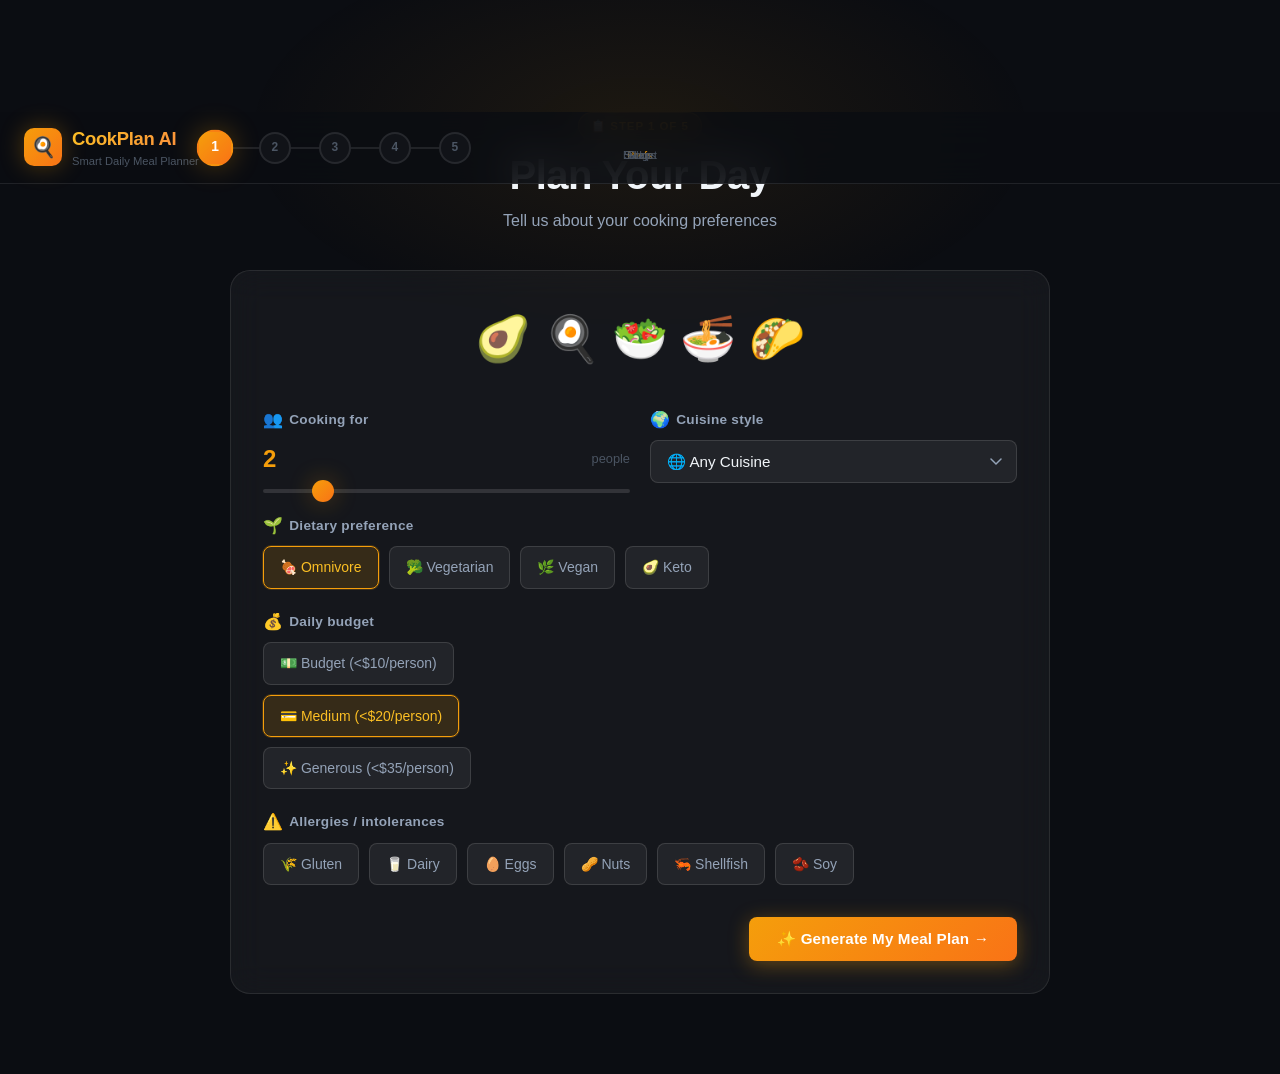
<file: index.html>
<!DOCTYPE html>
<html lang="en">
<head>
  <meta charset="UTF-8" />
  <meta name="viewport" content="width=device-width, initial-scale=1.0" />
  <meta name="description" content="CookPlan AI — Generate a personalised daily meal plan with grocery list, substitutions, and budget analysis in seconds." />
  <meta name="keywords" content="meal planning, cooking, grocery list, recipe, budget, AI meal planner" />
  <meta name="author" content="CookPlan AI" />
  <meta property="og:title" content="CookPlan AI — Smart Daily Meal Planner" />
  <meta property="og:description" content="Plan your breakfast, lunch, and dinner in under 60 seconds. Get a full grocery list, ingredient substitutions, and budget feasibility analysis." />
  <meta property="og:type" content="website" />

  <!-- Content Security Policy: no inline eval, only same-origin scripts -->
  <meta http-equiv="Content-Security-Policy"
        content="default-src 'self'; script-src 'self'; style-src 'self' https://fonts.googleapis.com; font-src https://fonts.gstatic.com; img-src 'self' data:;" />

  <title>🍳 CookPlan AI — Smart Meal Planner</title>
  <link rel="stylesheet" href="styles/index.css" />
</head>
<body>

  <!-- ══════════════════════════════════════════════
       SKIP LINK (accessibility)
       ══════════════════════════════════════════════ -->
  <a href="#main-content" class="sr-only" style="position:absolute;top:0;left:0;z-index:9999;padding:8px 16px;background:var(--amber);color:#000;border-radius:0 0 8px 0;font-weight:700;">
    Skip to main content
  </a>

  <!-- ══════════════════════════════════════════════
       HEADER
       ══════════════════════════════════════════════ -->
  <header class="app-header" role="banner">
    <a href="#" class="app-logo" aria-label="CookPlan AI — go to home">
      <div class="app-logo__icon" aria-hidden="true">🍳</div>
      <div>
        <span class="app-logo__text">CookPlan AI</span>
        <span class="app-logo__sub">Smart Daily Meal Planner</span>
      </div>
    </a>

    <!-- Progress Stepper -->
    <nav aria-label="Setup progress">
      <ol class="progress-stepper" role="list">
        <li class="progress-step" role="listitem">
          <div class="progress-step__dot" id="step-dot-1" aria-current="step" aria-label="Step 1: Preferences — current step">1</div>
          <span class="progress-step__label" aria-hidden="true">Prefs</span>
        </li>
        <li class="progress-step" role="listitem" aria-hidden="true">
          <div class="progress-step__line" id="step-line-1"></div>
        </li>
        <li class="progress-step" role="listitem">
          <div class="progress-step__dot" id="step-dot-2" aria-label="Step 2: Meal Plan">2</div>
          <span class="progress-step__label" aria-hidden="true">Plan</span>
        </li>
        <li class="progress-step" role="listitem" aria-hidden="true">
          <div class="progress-step__line" id="step-line-2"></div>
        </li>
        <li class="progress-step" role="listitem">
          <div class="progress-step__dot" id="step-dot-3" aria-label="Step 3: Grocery List">3</div>
          <span class="progress-step__label" aria-hidden="true">Shop</span>
        </li>
        <li class="progress-step" role="listitem" aria-hidden="true">
          <div class="progress-step__line" id="step-line-3"></div>
        </li>
        <li class="progress-step" role="listitem">
          <div class="progress-step__dot" id="step-dot-4" aria-label="Step 4: Substitutions">4</div>
          <span class="progress-step__label" aria-hidden="true">Swaps</span>
        </li>
        <li class="progress-step" role="listitem" aria-hidden="true">
          <div class="progress-step__line" id="step-line-4"></div>
        </li>
        <li class="progress-step" role="listitem">
          <div class="progress-step__dot" id="step-dot-5" aria-label="Step 5: Budget">5</div>
          <span class="progress-step__label" aria-hidden="true">Budget</span>
        </li>
      </ol>
    </nav>
  </header>

  <!-- ══════════════════════════════════════════════
       MAIN CONTENT
       ══════════════════════════════════════════════ -->
  <main id="main-content" class="app-main" role="main">
    <div class="step-container" id="step-container">
      <!-- Rendered dynamically by app.js -->
      <noscript>
        <div style="text-align:center;padding:60px 20px;color:#94a3b8;">
          <p style="font-size:3rem;margin-bottom:16px;">⚠️</p>
          <p style="font-size:1.1rem;">CookPlan AI requires JavaScript to run.</p>
          <p>Please enable JavaScript in your browser and refresh the page.</p>
        </div>
      </noscript>
    </div>
  </main>

  <!-- ══════════════════════════════════════════════
       TOAST CONTAINER
       ══════════════════════════════════════════════ -->
  <div id="toast-container" class="toast-container" aria-live="polite" aria-atomic="true"></div>

  <!-- ══════════════════════════════════════════════
       JAVASCRIPT — loaded in dependency order
       ══════════════════════════════════════════════ -->
  <script src="js/mealsData.js"></script>
  <script src="js/mealEngine.js"></script>
  <script src="js/groceryBuilder.js"></script>
  <script src="js/substitutions.js"></script>
  <script src="js/budgetAnalyzer.js"></script>
  <script src="js/ui.js"></script>
  <script src="js/app.js"></script>

</body>
</html>
</file>
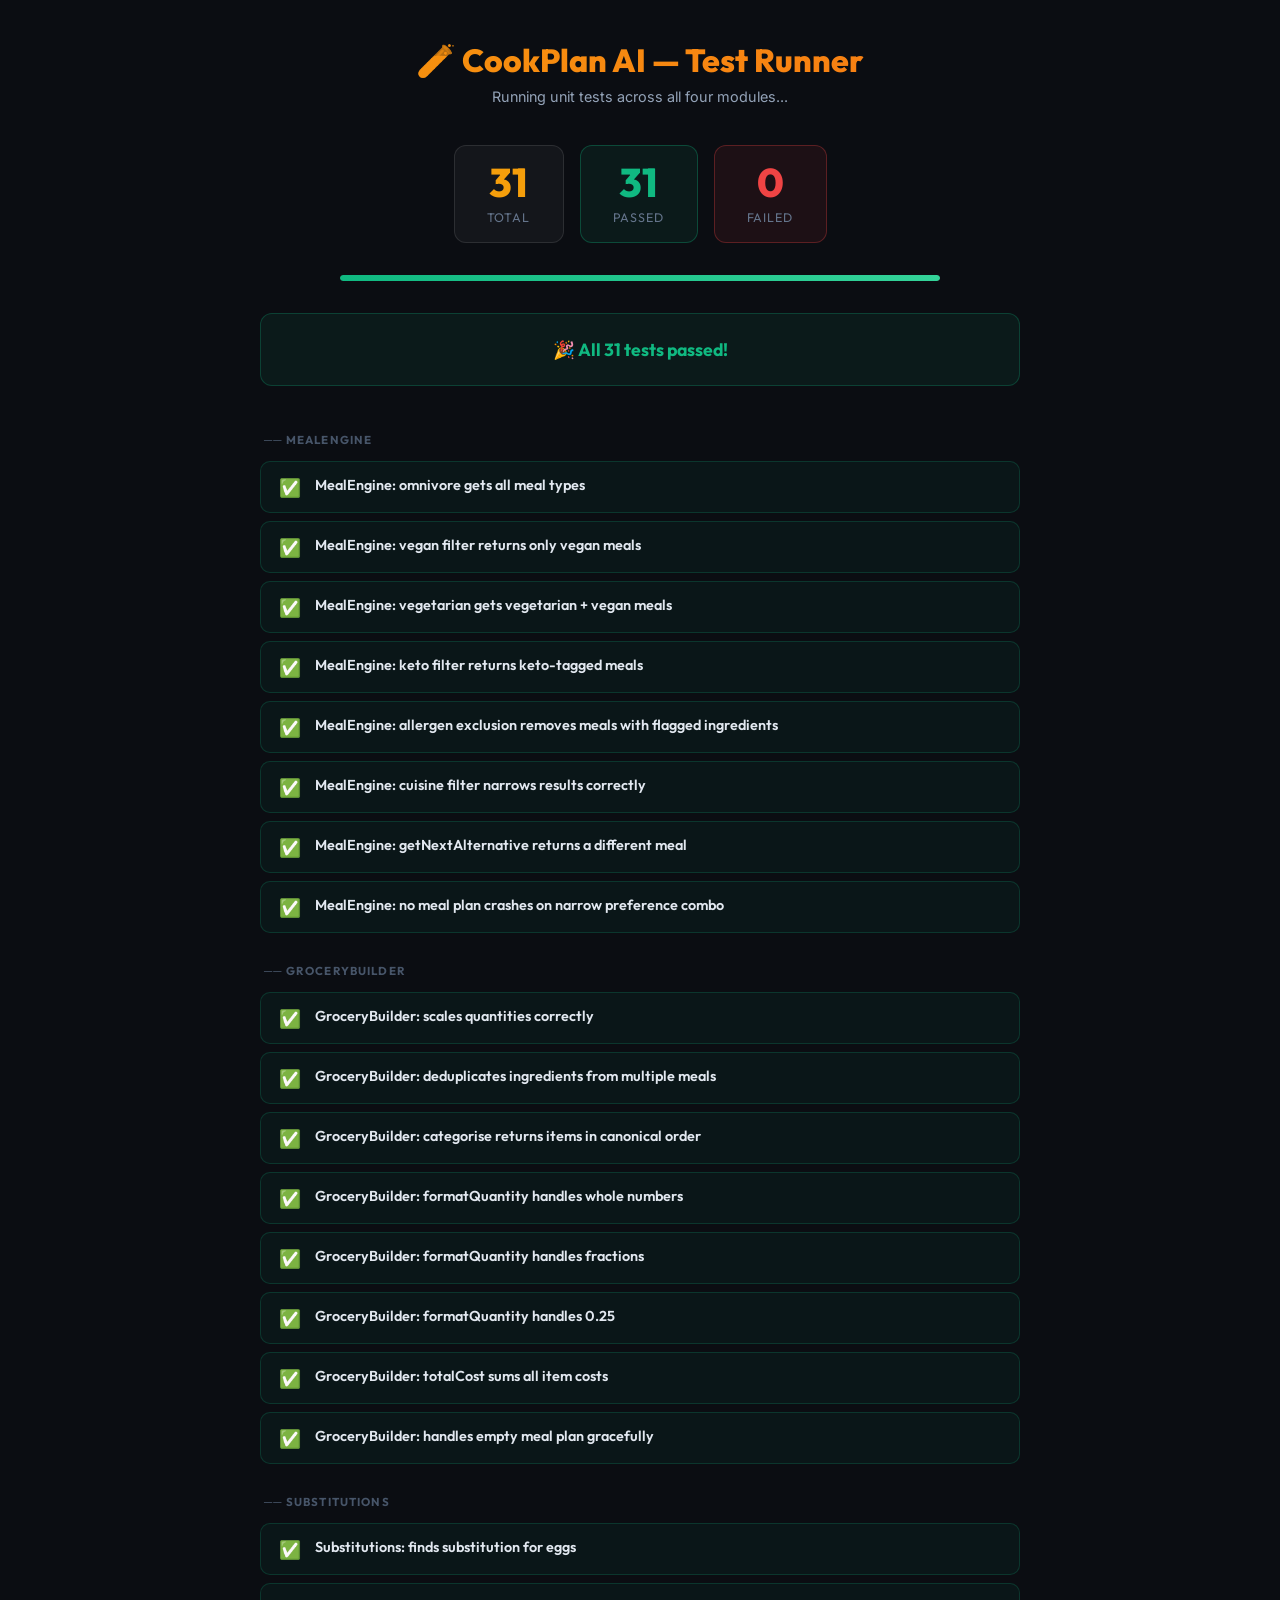
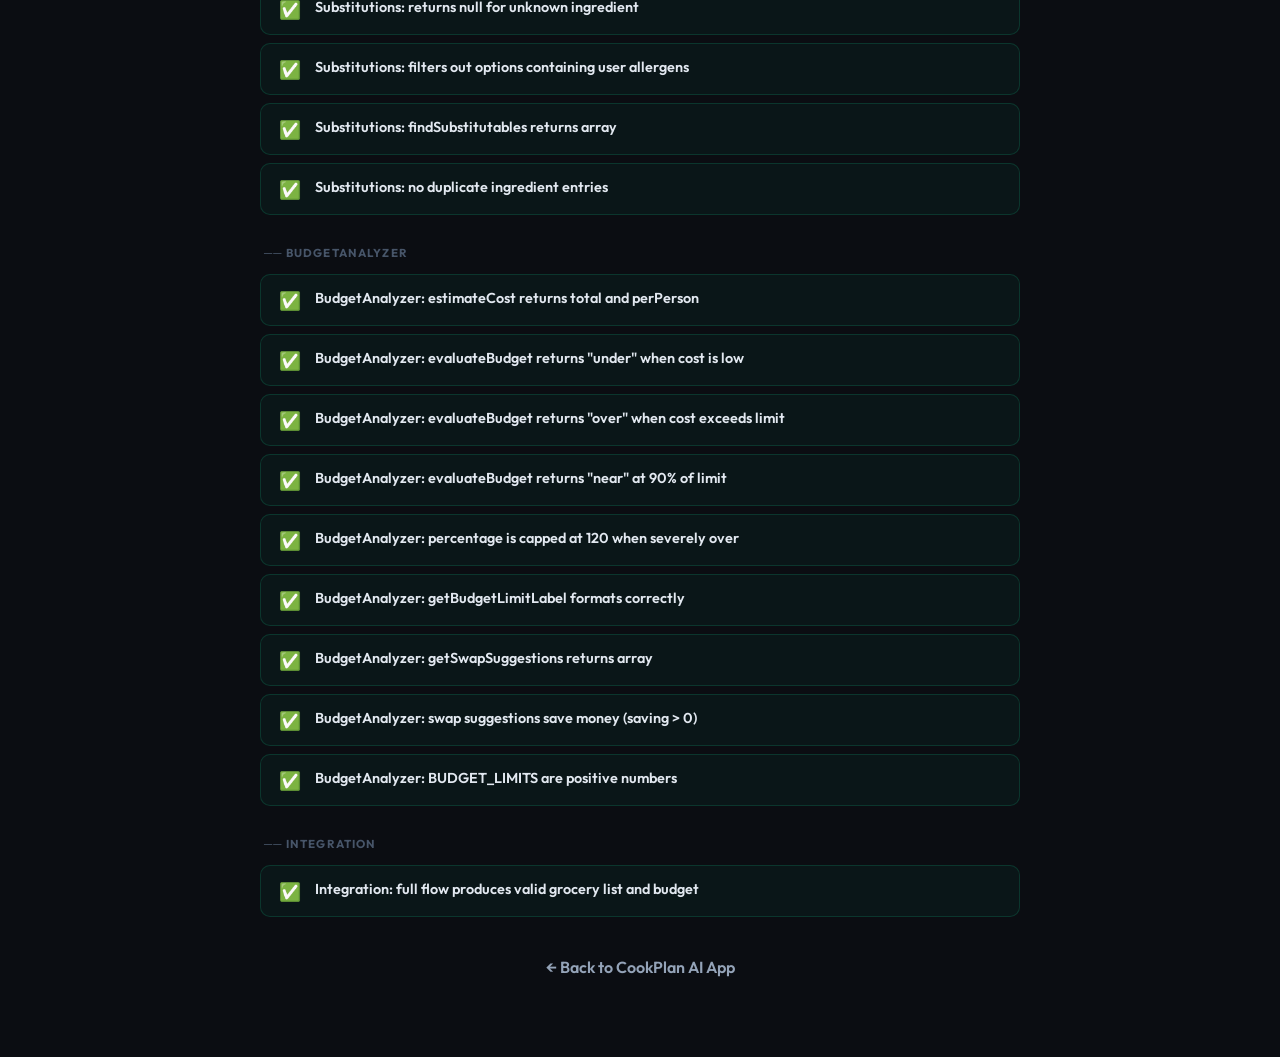
<file: tests/runner.html>
<!DOCTYPE html>
<html lang="en">
<head>
  <meta charset="UTF-8" />
  <meta name="viewport" content="width=device-width, initial-scale=1.0" />
  <title>CookPlan AI — Test Runner</title>
  <style>
    @import url('https://fonts.googleapis.com/css2?family=Outfit:wght@400;600;700;800&family=Inter:wght@400;500&display=swap');

    *, *::before, *::after { box-sizing: border-box; margin: 0; padding: 0; }

    body {
      font-family: 'Inter', sans-serif;
      background: #0b0d12;
      color: #f1f5f9;
      min-height: 100vh;
      padding: 40px 20px 80px;
      -webkit-font-smoothing: antialiased;
    }

    .runner-header {
      text-align: center;
      margin-bottom: 40px;
    }

    .runner-header h1 {
      font-family: 'Outfit', sans-serif;
      font-size: 2rem;
      font-weight: 800;
      background: linear-gradient(135deg, #f59e0b, #f97316);
      -webkit-background-clip: text;
      -webkit-text-fill-color: transparent;
      background-clip: text;
      margin-bottom: 8px;
    }

    .runner-header p { color: #94a3b8; font-size: 0.9rem; }

    .summary {
      display: flex;
      gap: 16px;
      justify-content: center;
      margin-bottom: 32px;
      flex-wrap: wrap;
    }

    .summary-card {
      padding: 16px 32px;
      border-radius: 12px;
      text-align: center;
      font-family: 'Outfit', sans-serif;
      border: 1px solid;
    }

    .summary-card.total  { border-color: rgba(255,255,255,0.1); background: rgba(255,255,255,0.04); }
    .summary-card.passed { border-color: rgba(16,185,129,0.3);  background: rgba(16,185,129,0.08); }
    .summary-card.failed { border-color: rgba(239,68,68,0.3);   background: rgba(239,68,68,0.08); }

    .summary-card .num {
      font-size: 2.5rem;
      font-weight: 800;
      line-height: 1;
      display: block;
      margin-bottom: 4px;
    }

    .summary-card.passed .num { color: #10b981; }
    .summary-card.failed .num { color: #ef4444; }
    .summary-card.total  .num { color: #f59e0b; }
    .summary-card .lbl { font-size: 0.78rem; color: #64748b; text-transform: uppercase; letter-spacing: 0.08em; }

    .progress-bar {
      max-width: 600px;
      margin: 0 auto 32px;
      height: 6px;
      background: rgba(255,255,255,0.08);
      border-radius: 99px;
      overflow: hidden;
    }

    .progress-fill {
      height: 100%;
      border-radius: 99px;
      transition: width 0.6s ease;
      background: linear-gradient(90deg, #10b981, #34d399);
    }

    .test-groups { max-width: 760px; margin: 0 auto; display: flex; flex-direction: column; gap: 8px; }

    .test-result {
      display: flex;
      align-items: flex-start;
      gap: 14px;
      padding: 14px 18px;
      border-radius: 10px;
      border: 1px solid;
      animation: fadeIn 0.2s ease forwards;
    }

    @keyframes fadeIn {
      from { opacity: 0; transform: translateY(6px); }
      to   { opacity: 1; transform: translateY(0); }
    }

    .test-result.pass {
      border-color: rgba(16,185,129,0.2);
      background: rgba(16,185,129,0.05);
    }

    .test-result.fail {
      border-color: rgba(239,68,68,0.3);
      background: rgba(239,68,68,0.08);
    }

    .test-icon {
      font-size: 1.1rem;
      flex-shrink: 0;
      margin-top: 1px;
    }

    .test-name {
      font-family: 'Outfit', sans-serif;
      font-size: 0.9rem;
      font-weight: 600;
      color: #e2e8f0;
      flex: 1;
    }

    .test-error {
      font-size: 0.78rem;
      color: #f87171;
      margin-top: 4px;
      font-family: 'Courier New', monospace;
      white-space: pre-wrap;
    }

    .section-header {
      font-family: 'Outfit', sans-serif;
      font-size: 0.72rem;
      font-weight: 700;
      text-transform: uppercase;
      letter-spacing: 0.1em;
      color: #475569;
      padding: 6px 4px;
      margin-top: 16px;
    }

    .all-pass-banner {
      text-align: center;
      padding: 24px;
      background: rgba(16,185,129,0.08);
      border: 1px solid rgba(16,185,129,0.25);
      border-radius: 12px;
      font-family: 'Outfit', sans-serif;
      font-size: 1.1rem;
      font-weight: 700;
      color: #10b981;
      margin-bottom: 24px;
      max-width: 760px;
      margin-left: auto;
      margin-right: auto;
    }

    .back-link {
      display: block;
      text-align: center;
      margin-top: 40px;
      color: #94a3b8;
      text-decoration: none;
      font-family: 'Outfit', sans-serif;
      font-weight: 600;
    }
    .back-link:hover { color: #f59e0b; }
  </style>
</head>
<body>

<div class="runner-header">
  <h1>🧪 CookPlan AI — Test Runner</h1>
  <p>Running unit tests across all four modules...</p>
</div>

<!-- Modules under test -->
<script src="../js/mealsData.js"></script>
<script src="../js/mealEngine.js"></script>
<script src="../js/groceryBuilder.js"></script>
<script src="../js/substitutions.js"></script>
<script src="../js/budgetAnalyzer.js"></script>

<!-- Lightweight test framework -->
<script>
  (function () {
    var _tests   = [];
    var _passed  = 0;
    var _failed  = 0;

    window.test = function (name, fn) {
      var result = { name: name };
      try {
        fn();
        result.status = 'pass';
        _passed++;
      } catch (e) {
        result.status = 'fail';
        result.error  = e.message || String(e);
        _failed++;
      }
      _tests.push(result);
    };

    window.assert = function (condition, message) {
      if (!condition) throw new Error(message || 'Assertion failed');
    };

    window.assertEqual = function (a, b, message) {
      if (a !== b) throw new Error(message || ('Expected ' + JSON.stringify(b) + ', got ' + JSON.stringify(a)));
    };

    window.assertDeepEqual = function (a, b, message) {
      if (JSON.stringify(a) !== JSON.stringify(b)) {
        throw new Error(message || ('Expected ' + JSON.stringify(b) + ', got ' + JSON.stringify(a)));
      }
    };

    window.assertContains = function (arr, val, message) {
      if (!arr.includes(val)) throw new Error(message || (JSON.stringify(val) + ' not found in array'));
    };

    window._renderResults = function () {
      var total = _passed + _failed;
      var pct   = total > 0 ? Math.round((_passed / total) * 100) : 0;

      document.getElementById('total-count').textContent = total;
      document.getElementById('passed-count').textContent = _passed;
      document.getElementById('failed-count').textContent = _failed;
      document.getElementById('progress-fill').style.width = pct + '%';

      if (_failed === 0) {
        var banner = document.getElementById('all-pass-banner');
        banner.textContent = '🎉 All ' + total + ' tests passed!';
        banner.style.display = 'block';
      }

      var container = document.getElementById('test-results');
      _tests.forEach(function (t, i) {
        // Detect section headers by naming convention (module: prefix)
        var prevModule = i > 0 ? _tests[i-1].name.split(':')[0] : '';
        var thisModule = t.name.split(':')[0];
        if (thisModule !== prevModule) {
          var hdr = document.createElement('div');
          hdr.className = 'section-header';
          hdr.textContent = '── ' + thisModule.trim();
          container.appendChild(hdr);
        }

        var div = document.createElement('div');
        div.className = 'test-result ' + t.status;
        div.setAttribute('role', t.status === 'pass' ? 'listitem' : 'alert');

        var icon = document.createElement('span');
        icon.className = 'test-icon';
        icon.textContent = t.status === 'pass' ? '✅' : '❌';
        icon.setAttribute('aria-hidden', 'true');

        var inner = document.createElement('div');
        inner.style.flex = '1';

        var name = document.createElement('div');
        name.className = 'test-name';
        name.textContent = t.name;
        inner.appendChild(name);

        if (t.error) {
          var err = document.createElement('div');
          err.className = 'test-error';
          err.textContent = t.error;
          inner.appendChild(err);
        }

        div.appendChild(icon);
        div.appendChild(inner);
        container.appendChild(div);
      });
    };
  }());
</script>

<!-- Static DOM — must come BEFORE dynamic scripts -->
<div class="summary">
  <div class="summary-card total">
    <span class="num" id="total-count">0</span>
    <span class="lbl">Total</span>
  </div>
  <div class="summary-card passed">
    <span class="num" id="passed-count">0</span>
    <span class="lbl">Passed</span>
  </div>
  <div class="summary-card failed">
    <span class="num" id="failed-count">0</span>
    <span class="lbl">Failed</span>
  </div>
</div>

<div class="progress-bar">
  <div class="progress-fill" id="progress-fill" style="width:0%"></div>
</div>

<div class="all-pass-banner" id="all-pass-banner" style="display:none;"></div>

<div class="test-groups" id="test-results" role="list" aria-label="Test results"></div>

<a href="../index.html" class="back-link">← Back to CookPlan AI App</a>

<!-- Load test definitions (must come after DOM) -->
<script src="unit.test.js"></script>

<!-- Render results (must come after tests run) -->
<script>
  window._renderResults();
</script>

</body>
</html>
</file>
<file: styles/index.css>
/* ============================================================
   COOKING TO-DO — Design System & Stylesheet
   ============================================================ */

/* ── Google Fonts ── */
@import url('https://fonts.googleapis.com/css2?family=Outfit:wght@300;400;500;600;700;800&family=Inter:wght@300;400;500;600&display=swap');

/* ── Custom Properties ── */
:root {
  /* Background */
  --bg-root:        #0b0d12;
  --bg-surface:     #111318;
  --bg-card:        rgba(255, 255, 255, 0.045);
  --bg-card-hover:  rgba(255, 255, 255, 0.075);
  --bg-input:       rgba(255, 255, 255, 0.06);

  /* Borders */
  --border-card:    rgba(255, 255, 255, 0.09);
  --border-input:   rgba(255, 255, 255, 0.12);
  --border-focus:   #f59e0b;

  /* Accent colours */
  --amber:          #f59e0b;
  --amber-light:    #fbbf24;
  --amber-dark:     #d97706;
  --coral:          #f97316;
  --coral-dark:     #ea580c;
  --green:          #10b981;
  --green-dark:     #059669;
  --red:            #ef4444;
  --red-dark:       #dc2626;
  --yellow-warn:    #eab308;
  --purple:         #8b5cf6;
  --blue:           #3b82f6;

  /* Text */
  --text-primary:   #f1f5f9;
  --text-secondary: #94a3b8;
  --text-muted:     #4b5563;
  --text-accent:    #f59e0b;

  /* Gradients */
  --grad-hero:      linear-gradient(135deg, #f59e0b 0%, #f97316 100%);
  --grad-hero-text: linear-gradient(135deg, #fbbf24 0%, #fb923c 100%);
  --grad-green:     linear-gradient(135deg, #10b981 0%, #34d399 100%);
  --grad-red:       linear-gradient(135deg, #ef4444 0%, #f97316 100%);
  --grad-warn:      linear-gradient(135deg, #eab308 0%, #f97316 100%);
  --grad-card-glow: linear-gradient(135deg, rgba(245,158,11,0.15) 0%, rgba(249,115,22,0.10) 100%);

  /* Shadows */
  --shadow-sm:      0 2px 8px rgba(0, 0, 0, 0.4);
  --shadow-md:      0 8px 32px rgba(0, 0, 0, 0.5);
  --shadow-lg:      0 20px 60px rgba(0, 0, 0, 0.6);
  --shadow-glow:    0 0 24px rgba(245, 158, 11, 0.3);
  --shadow-glow-lg: 0 0 48px rgba(245, 158, 11, 0.2);

  /* Shape */
  --radius-sm:   8px;
  --radius-md:   14px;
  --radius-lg:   20px;
  --radius-xl:   28px;
  --radius-full: 9999px;

  /* Motion */
  --ease-out:   cubic-bezier(0.16, 1, 0.3, 1);
  --ease-in:    cubic-bezier(0.4, 0, 1, 1);
  --ease-bounce: cubic-bezier(0.34, 1.56, 0.64, 1);
  --duration-fast: 150ms;
  --duration-med:  300ms;
  --duration-slow: 500ms;

  /* Typography */
  --font-display: 'Outfit', sans-serif;
  --font-body:    'Inter', sans-serif;

  /* Layout */
  --max-w:   820px;
  --header-h: 72px;
}

/* ── Reset ── */
*,
*::before,
*::after {
  box-sizing: border-box;
  margin: 0;
  padding: 0;
}

html {
  scroll-behavior: smooth;
  -webkit-font-smoothing: antialiased;
  -moz-osx-font-smoothing: grayscale;
}

body {
  font-family: var(--font-body);
  background: var(--bg-root);
  color: var(--text-primary);
  min-height: 100vh;
  overflow-x: hidden;
  line-height: 1.6;
}

/* ── Scrollbar ── */
::-webkit-scrollbar { width: 6px; }
::-webkit-scrollbar-track { background: var(--bg-root); }
::-webkit-scrollbar-thumb { background: rgba(255,255,255,0.15); border-radius: 99px; }

/* ── Focus Management ── */
:focus-visible {
  outline: 2px solid var(--amber);
  outline-offset: 3px;
  border-radius: var(--radius-sm);
}

/* Screen-reader only utility */
.sr-only {
  position: absolute;
  width: 1px; height: 1px;
  padding: 0; margin: -1px;
  overflow: hidden;
  clip: rect(0,0,0,0);
  white-space: nowrap;
  border: 0;
}

/* ============================================================
   BACKGROUND AMBIENT GLOW
   ============================================================ */
body::before {
  content: '';
  position: fixed;
  top: -20%;
  left: 50%;
  transform: translateX(-50%);
  width: 800px;
  height: 400px;
  background: radial-gradient(ellipse, rgba(245,158,11,0.08) 0%, transparent 70%);
  pointer-events: none;
  z-index: 0;
}

/* ============================================================
   HEADER
   ============================================================ */
.app-header {
  position: sticky;
  top: 0;
  z-index: 100;
  height: var(--header-h);
  display: flex;
  align-items: center;
  padding: 0 24px;
  background: rgba(11, 13, 18, 0.85);
  backdrop-filter: blur(20px);
  -webkit-backdrop-filter: blur(20px);
  border-bottom: 1px solid var(--border-card);
}

.app-logo {
  display: flex;
  align-items: center;
  gap: 10px;
  text-decoration: none;
  font-family: var(--font-display);
}

.app-logo__icon {
  width: 38px;
  height: 38px;
  background: var(--grad-hero);
  border-radius: 10px;
  display: grid;
  place-items: center;
  font-size: 20px;
  box-shadow: var(--shadow-glow);
  flex-shrink: 0;
}

.app-logo__text {
  font-size: 1.15rem;
  font-weight: 700;
  background: var(--grad-hero-text);
  -webkit-background-clip: text;
  -webkit-text-fill-color: transparent;
  background-clip: text;
  letter-spacing: -0.3px;
}

.app-logo__sub {
  font-size: 0.7rem;
  color: var(--text-muted);
  display: block;
  font-weight: 400;
  -webkit-text-fill-color: var(--text-muted);
}

/* ============================================================
   PROGRESS STEPPER
   ============================================================ */
.progress-stepper {
  display: flex;
  align-items: center;
  gap: 0;
  margin-left: auto;
  list-style: none;
}

.progress-step {
  display: flex;
  align-items: center;
  gap: 0;
}

.progress-step__dot {
  width: 32px;
  height: 32px;
  border-radius: 50%;
  border: 2px solid var(--border-card);
  background: var(--bg-surface);
  color: var(--text-muted);
  font-family: var(--font-display);
  font-size: 0.75rem;
  font-weight: 600;
  display: grid;
  place-items: center;
  transition: all var(--duration-med) var(--ease-out);
  cursor: default;
  position: relative;
  z-index: 1;
}

.progress-step__dot[aria-current="step"] {
  background: var(--grad-hero);
  border-color: transparent;
  color: #fff;
  box-shadow: var(--shadow-glow);
  transform: scale(1.15);
}

.progress-step__dot--done {
  background: rgba(16,185,129,0.2);
  border-color: var(--green);
  color: var(--green);
}

.progress-step__dot--done::after {
  content: '✓';
  font-size: 0.8rem;
}

.progress-step__line {
  width: 28px;
  height: 2px;
  background: var(--border-card);
  transition: background var(--duration-med);
}

.progress-step__line--done {
  background: var(--green);
}

.progress-step__label {
  display: none;
}

@media (min-width: 640px) {
  .progress-step__label {
    display: block;
    font-size: 0.65rem;
    color: var(--text-muted);
    text-align: center;
    position: absolute;
    top: 36px;
    left: 50%;
    transform: translateX(-50%);
    white-space: nowrap;
    font-family: var(--font-display);
    font-weight: 500;
    letter-spacing: 0.02em;
  }
  .progress-step__dot[aria-current="step"] + .progress-step__label,
  .progress-step__dot[aria-current="step"] ~ .progress-step__label {
    color: var(--amber);
  }
  .progress-step__dot {
    position: relative;
  }
}

/* ============================================================
   MAIN LAYOUT
   ============================================================ */
.app-main {
  position: relative;
  z-index: 1;
  min-height: calc(100vh - var(--header-h));
  padding: 40px 20px 80px;
}

.step-container {
  max-width: var(--max-w);
  margin: 0 auto;
  position: relative;
}

/* ── Step Slide Transitions ── */
.step-panel {
  display: none;
  animation: stepFadeIn var(--duration-slow) var(--ease-out) forwards;
}

.step-panel--active {
  display: block;
}

@keyframes stepFadeIn {
  from {
    opacity: 0;
    transform: translateY(24px);
  }
  to {
    opacity: 1;
    transform: translateY(0);
  }
}

/* ── Step Header ── */
.step-header {
  text-align: center;
  margin-bottom: 36px;
}

.step-tag {
  display: inline-flex;
  align-items: center;
  gap: 6px;
  font-size: 0.72rem;
  font-weight: 600;
  font-family: var(--font-display);
  letter-spacing: 0.08em;
  text-transform: uppercase;
  color: var(--amber);
  background: rgba(245,158,11,0.12);
  border: 1px solid rgba(245,158,11,0.25);
  padding: 4px 12px;
  border-radius: var(--radius-full);
  margin-bottom: 12px;
}

.step-title {
  font-family: var(--font-display);
  font-size: clamp(1.8rem, 4vw, 2.5rem);
  font-weight: 800;
  color: var(--text-primary);
  letter-spacing: -0.5px;
  line-height: 1.15;
  margin-bottom: 10px;
}

.step-title span {
  background: var(--grad-hero-text);
  -webkit-background-clip: text;
  -webkit-text-fill-color: transparent;
  background-clip: text;
}

.step-desc {
  font-size: 1rem;
  color: var(--text-secondary);
  max-width: 500px;
  margin: 0 auto;
}

/* ============================================================
   GLASS CARD
   ============================================================ */
.card {
  background: var(--bg-card);
  border: 1px solid var(--border-card);
  border-radius: var(--radius-lg);
  padding: 28px;
  backdrop-filter: blur(16px);
  -webkit-backdrop-filter: blur(16px);
  transition: all var(--duration-med) var(--ease-out);
}

.card:hover {
  background: var(--bg-card-hover);
  border-color: rgba(255,255,255,0.14);
}

.card--accent {
  border-color: rgba(245,158,11,0.25);
  background: var(--grad-card-glow);
}

.card--glow {
  box-shadow: var(--shadow-glow-lg);
}

/* ============================================================
   FORM ELEMENTS
   ============================================================ */
.form-grid {
  display: grid;
  grid-template-columns: 1fr 1fr;
  gap: 20px;
}

@media (max-width: 560px) {
  .form-grid { grid-template-columns: 1fr; }
}

.form-group {
  display: flex;
  flex-direction: column;
  gap: 8px;
}

.form-group--full {
  grid-column: 1 / -1;
}

.form-label {
  font-family: var(--font-display);
  font-size: 0.85rem;
  font-weight: 600;
  color: var(--text-secondary);
  letter-spacing: 0.02em;
  display: flex;
  align-items: center;
  gap: 6px;
}

.form-label__icon {
  font-size: 1rem;
}

.form-select,
.form-input {
  background: var(--bg-input);
  border: 1px solid var(--border-input);
  border-radius: var(--radius-sm);
  color: var(--text-primary);
  font-family: var(--font-body);
  font-size: 0.95rem;
  padding: 12px 16px;
  transition: all var(--duration-fast);
  width: 100%;
  appearance: none;
  -webkit-appearance: none;
}

.form-select {
  background-image: url("data:image/svg+xml,%3Csvg xmlns='http://www.w3.org/2000/svg' width='12' height='8' viewBox='0 0 12 8'%3E%3Cpath d='M1 1l5 5 5-5' stroke='%2394a3b8' stroke-width='1.5' fill='none' stroke-linecap='round'/%3E%3C/svg%3E");
  background-repeat: no-repeat;
  background-position: right 14px center;
  padding-right: 38px;
  cursor: pointer;
}

.form-select:focus,
.form-input:focus {
  border-color: var(--amber);
  background: rgba(245,158,11,0.06);
  outline: none;
  box-shadow: 0 0 0 3px rgba(245,158,11,0.15);
}

/* ── Radio / Checkbox groups ── */
.radio-group,
.checkbox-group {
  display: flex;
  flex-wrap: wrap;
  gap: 10px;
}

.radio-option,
.checkbox-option {
  display: none;
}

.radio-label,
.checkbox-label {
  display: inline-flex;
  align-items: center;
  gap: 7px;
  padding: 9px 16px;
  border-radius: var(--radius-sm);
  border: 1px solid var(--border-input);
  background: var(--bg-input);
  color: var(--text-secondary);
  font-size: 0.875rem;
  font-weight: 500;
  font-family: var(--font-display);
  cursor: pointer;
  transition: all var(--duration-fast);
  user-select: none;
}

.radio-label:hover,
.checkbox-label:hover {
  border-color: rgba(245,158,11,0.4);
  color: var(--text-primary);
}

.radio-option:checked + .radio-label,
.checkbox-option:checked + .checkbox-label {
  background: rgba(245,158,11,0.15);
  border-color: var(--amber);
  color: var(--amber-light);
  box-shadow: 0 0 0 1px rgba(245,158,11,0.2);
}

/* ── Range input ── */
.range-group {
  display: flex;
  flex-direction: column;
  gap: 10px;
}

.range-display {
  display: flex;
  justify-content: space-between;
  align-items: center;
}

.range-value {
  font-family: var(--font-display);
  font-size: 1.5rem;
  font-weight: 700;
  color: var(--amber);
}

.range-label {
  font-size: 0.8rem;
  color: var(--text-muted);
}

.form-range {
  -webkit-appearance: none;
  width: 100%;
  height: 4px;
  border-radius: 99px;
  background: var(--border-input);
  outline: none;
  cursor: pointer;
}

.form-range::-webkit-slider-thumb {
  -webkit-appearance: none;
  width: 22px;
  height: 22px;
  border-radius: 50%;
  background: var(--grad-hero);
  box-shadow: var(--shadow-glow);
  cursor: pointer;
  transition: transform var(--duration-fast);
}

.form-range::-webkit-slider-thumb:hover {
  transform: scale(1.2);
}

/* ============================================================
   BUTTONS
   ============================================================ */
.btn {
  display: inline-flex;
  align-items: center;
  justify-content: center;
  gap: 8px;
  font-family: var(--font-display);
  font-weight: 600;
  font-size: 0.95rem;
  padding: 13px 28px;
  border-radius: var(--radius-sm);
  border: none;
  cursor: pointer;
  transition: all var(--duration-fast) var(--ease-bounce);
  text-decoration: none;
  white-space: nowrap;
  letter-spacing: 0.01em;
}

.btn:active { transform: scale(0.97); }

.btn--primary {
  background: var(--grad-hero);
  color: #fff;
  box-shadow: 0 4px 20px rgba(245,158,11,0.35);
}

.btn--primary:hover {
  box-shadow: 0 6px 28px rgba(245,158,11,0.5);
  transform: translateY(-1px);
}

.btn--ghost {
  background: var(--bg-input);
  color: var(--text-secondary);
  border: 1px solid var(--border-input);
}

.btn--ghost:hover {
  background: rgba(255,255,255,0.08);
  color: var(--text-primary);
  border-color: rgba(255,255,255,0.2);
}

.btn--danger {
  background: rgba(239,68,68,0.15);
  color: var(--red);
  border: 1px solid rgba(239,68,68,0.3);
}

.btn--danger:hover {
  background: rgba(239,68,68,0.25);
}

.btn--sm {
  padding: 8px 16px;
  font-size: 0.8rem;
}

.btn--icon {
  padding: 10px;
  border-radius: var(--radius-sm);
  background: var(--bg-input);
  color: var(--text-secondary);
  border: 1px solid var(--border-input);
  font-size: 1rem;
  line-height: 1;
}

.btn--icon:hover {
  background: rgba(255,255,255,0.1);
  color: var(--amber);
  border-color: rgba(245,158,11,0.3);
}

.btn-group {
  display: flex;
  gap: 12px;
  justify-content: space-between;
  margin-top: 32px;
  flex-wrap: wrap;
}

/* ============================================================
   STEP 1 — PREFERENCES
   ============================================================ */
.pref-card {
  padding: 32px;
}

.hero-emoji-row {
  display: flex;
  justify-content: center;
  gap: 12px;
  font-size: 2.8rem;
  margin-bottom: 32px;
  animation: floatRow 3s ease-in-out infinite;
}

@keyframes floatRow {
  0%, 100% { transform: translateY(0); }
  50%       { transform: translateY(-6px); }
}

/* ============================================================
   STEP 2 — MEAL PLAN
   ============================================================ */
.meal-plan-grid {
  display: grid;
  gap: 20px;
}

.meal-card {
  background: var(--bg-card);
  border: 1px solid var(--border-card);
  border-radius: var(--radius-lg);
  overflow: hidden;
  transition: all var(--duration-med) var(--ease-out);
  animation: stepFadeIn var(--duration-slow) var(--ease-out) backwards;
}

.meal-card:hover {
  border-color: rgba(245,158,11,0.25);
  transform: translateY(-2px);
  box-shadow: var(--shadow-md);
}

.meal-card--breakfast { animation-delay: 0ms; }
.meal-card--lunch     { animation-delay: 80ms; }
.meal-card--dinner    { animation-delay: 160ms; }

.meal-card__header {
  display: flex;
  align-items: center;
  gap: 16px;
  padding: 20px 24px;
  border-bottom: 1px solid var(--border-card);
  cursor: pointer;
}

.meal-card__emoji-wrap {
  width: 60px;
  height: 60px;
  background: var(--grad-card-glow);
  border: 1px solid rgba(245,158,11,0.2);
  border-radius: var(--radius-md);
  display: grid;
  place-items: center;
  font-size: 2rem;
  flex-shrink: 0;
}

.meal-card__meta {
  flex: 1;
  min-width: 0;
}

.meal-card__meal-type {
  font-size: 0.68rem;
  font-weight: 700;
  font-family: var(--font-display);
  text-transform: uppercase;
  letter-spacing: 0.1em;
  color: var(--amber);
  margin-bottom: 3px;
}

.meal-card__name {
  font-family: var(--font-display);
  font-size: 1.1rem;
  font-weight: 700;
  color: var(--text-primary);
  margin-bottom: 4px;
  white-space: nowrap;
  overflow: hidden;
  text-overflow: ellipsis;
}

.meal-card__desc {
  font-size: 0.8rem;
  color: var(--text-muted);
  white-space: nowrap;
  overflow: hidden;
  text-overflow: ellipsis;
}

.meal-card__badges {
  display: flex;
  gap: 6px;
  align-items: center;
  flex-shrink: 0;
}

.badge {
  display: inline-flex;
  align-items: center;
  gap: 4px;
  font-size: 0.68rem;
  font-weight: 600;
  font-family: var(--font-display);
  padding: 3px 9px;
  border-radius: var(--radius-full);
  letter-spacing: 0.03em;
  white-space: nowrap;
}

.badge--time {
  background: rgba(59,130,246,0.15);
  color: var(--blue);
  border: 1px solid rgba(59,130,246,0.2);
}

.badge--difficulty-easy   { background: rgba(16,185,129,0.1); color: var(--green); border: 1px solid rgba(16,185,129,0.2); }
.badge--difficulty-medium { background: rgba(245,158,11,0.1); color: var(--amber); border: 1px solid rgba(245,158,11,0.2); }
.badge--difficulty-hard   { background: rgba(239,68,68,0.1);  color: var(--red);   border: 1px solid rgba(239,68,68,0.2); }

.meal-card__body {
  padding: 0 24px 20px;
}

/* ── Cooking To-Do Checklist ── */
.todo-list {
  list-style: none;
  display: flex;
  flex-direction: column;
  gap: 8px;
  margin-top: 16px;
}

.todo-item {
  display: flex;
  align-items: flex-start;
  gap: 12px;
  padding: 10px 14px;
  border-radius: var(--radius-sm);
  background: rgba(255,255,255,0.025);
  border: 1px solid transparent;
  transition: all var(--duration-fast);
  cursor: pointer;
}

.todo-item:hover {
  background: rgba(255,255,255,0.05);
  border-color: rgba(255,255,255,0.08);
}

.todo-item--done {
  background: rgba(16,185,129,0.06);
  border-color: rgba(16,185,129,0.12);
}

.todo-item__checkbox {
  width: 20px;
  height: 20px;
  border-radius: 6px;
  border: 2px solid var(--text-muted);
  background: transparent;
  display: grid;
  place-items: center;
  flex-shrink: 0;
  margin-top: 1px;
  transition: all var(--duration-fast) var(--ease-bounce);
}

.todo-item--done .todo-item__checkbox {
  background: var(--green);
  border-color: var(--green);
}

.todo-item__check-icon {
  color: #fff;
  font-size: 0.7rem;
  opacity: 0;
  transform: scale(0);
  transition: all var(--duration-fast) var(--ease-bounce);
}

.todo-item--done .todo-item__check-icon {
  opacity: 1;
  transform: scale(1);
}

.todo-item__text {
  font-size: 0.88rem;
  color: var(--text-secondary);
  line-height: 1.5;
  transition: all var(--duration-fast);
}

.todo-item--done .todo-item__text {
  color: var(--text-muted);
  text-decoration: line-through;
}

/* Progress mini-bar */
.meal-progress {
  display: flex;
  align-items: center;
  gap: 10px;
  padding: 14px 24px;
  border-top: 1px solid var(--border-card);
}

.meal-progress__bar-track {
  flex: 1;
  height: 4px;
  background: var(--border-card);
  border-radius: 99px;
  overflow: hidden;
}

.meal-progress__bar-fill {
  height: 100%;
  background: var(--grad-green);
  border-radius: 99px;
  transition: width var(--duration-med) var(--ease-out);
  width: 0%;
}

.meal-progress__label {
  font-family: var(--font-display);
  font-size: 0.75rem;
  color: var(--text-muted);
  flex-shrink: 0;
  min-width: 60px;
  text-align: right;
}

/* ── Regenerate button ── */
.btn--regen {
  padding: 6px 12px;
  font-size: 0.75rem;
  background: rgba(139,92,246,0.1);
  color: var(--purple);
  border: 1px solid rgba(139,92,246,0.2);
  border-radius: var(--radius-sm);
  cursor: pointer;
  transition: all var(--duration-fast);
  font-family: var(--font-display);
  font-weight: 600;
  display: inline-flex;
  align-items: center;
  gap: 5px;
}

.btn--regen:hover {
  background: rgba(139,92,246,0.2);
  border-color: rgba(139,92,246,0.4);
}

/* ── Custom todo add ── */
.add-todo-form {
  display: flex;
  gap: 10px;
  margin-top: 16px;
  padding-top: 16px;
  border-top: 1px solid var(--border-card);
}

.add-todo-form .form-input {
  flex: 1;
}

/* ── Overall cooking progress ── */
.overall-progress {
  background: var(--bg-card);
  border: 1px solid var(--border-card);
  border-radius: var(--radius-lg);
  padding: 20px 24px;
  display: flex;
  align-items: center;
  gap: 20px;
  margin-bottom: 20px;
}

.overall-progress__ring {
  position: relative;
  width: 64px;
  height: 64px;
  flex-shrink: 0;
}

.overall-progress__ring svg {
  transform: rotate(-90deg);
}

.overall-progress__ring circle {
  fill: none;
  stroke-width: 5;
}

.ring-track { stroke: var(--border-card); }
.ring-fill  { stroke: url(#ringGrad); stroke-linecap: round; transition: stroke-dashoffset var(--duration-slow) var(--ease-out); }

.overall-progress__pct {
  position: absolute;
  inset: 0;
  display: grid;
  place-items: center;
  font-family: var(--font-display);
  font-size: 0.85rem;
  font-weight: 700;
  color: var(--amber);
}

.overall-progress__info h3 {
  font-family: var(--font-display);
  font-size: 1rem;
  font-weight: 700;
  margin-bottom: 3px;
}

.overall-progress__info p {
  font-size: 0.82rem;
  color: var(--text-muted);
}

/* ============================================================
   STEP 3 — GROCERY LIST
   ============================================================ */
.grocery-header {
  display: flex;
  align-items: center;
  justify-content: space-between;
  margin-bottom: 20px;
  flex-wrap: wrap;
  gap: 12px;
}

.grocery-actions {
  display: flex;
  gap: 8px;
}

.grocery-category {
  margin-bottom: 24px;
}

.grocery-category__title {
  font-family: var(--font-display);
  font-size: 0.75rem;
  font-weight: 700;
  text-transform: uppercase;
  letter-spacing: 0.08em;
  color: var(--text-muted);
  display: flex;
  align-items: center;
  gap: 8px;
  margin-bottom: 10px;
  padding: 0 4px;
}

.grocery-category__title::after {
  content: '';
  flex: 1;
  height: 1px;
  background: var(--border-card);
}

.grocery-items {
  display: flex;
  flex-direction: column;
  gap: 6px;
}

.grocery-item {
  display: flex;
  align-items: center;
  gap: 14px;
  padding: 12px 16px;
  background: var(--bg-card);
  border: 1px solid var(--border-card);
  border-radius: var(--radius-sm);
  cursor: pointer;
  transition: all var(--duration-fast);
}

.grocery-item:hover {
  background: var(--bg-card-hover);
  border-color: rgba(255,255,255,0.12);
}

.grocery-item--checked {
  background: rgba(16,185,129,0.05);
  border-color: rgba(16,185,129,0.15);
}

.grocery-item__cb {
  width: 20px;
  height: 20px;
  border-radius: 6px;
  border: 2px solid var(--text-muted);
  background: transparent;
  display: grid;
  place-items: center;
  flex-shrink: 0;
  transition: all var(--duration-fast) var(--ease-bounce);
  font-size: 0.7rem;
  color: transparent;
}

.grocery-item--checked .grocery-item__cb {
  background: var(--green);
  border-color: var(--green);
  color: #fff;
}

.grocery-item__name {
  flex: 1;
  font-size: 0.9rem;
  color: var(--text-primary);
  font-weight: 500;
  transition: color var(--duration-fast);
}

.grocery-item--checked .grocery-item__name {
  color: var(--text-muted);
  text-decoration: line-through;
}

.grocery-item__qty {
  font-size: 0.82rem;
  color: var(--amber);
  font-family: var(--font-display);
  font-weight: 600;
  flex-shrink: 0;
}

.grocery-item__cost {
  font-size: 0.78rem;
  color: var(--text-muted);
  flex-shrink: 0;
}

/* ── Serving scale control ── */
.serving-control {
  display: flex;
  align-items: center;
  gap: 12px;
  background: var(--bg-card);
  border: 1px solid var(--border-card);
  border-radius: var(--radius-sm);
  padding: 10px 16px;
  margin-bottom: 20px;
}

.serving-control__label {
  font-size: 0.85rem;
  color: var(--text-secondary);
  flex: 1;
  font-family: var(--font-display);
  font-weight: 500;
}

.serving-control__btn {
  width: 32px;
  height: 32px;
  border-radius: 50%;
  border: 1px solid var(--border-input);
  background: var(--bg-input);
  color: var(--text-primary);
  font-size: 1.1rem;
  cursor: pointer;
  display: grid;
  place-items: center;
  transition: all var(--duration-fast);
  line-height: 1;
}

.serving-control__btn:hover {
  border-color: var(--amber);
  color: var(--amber);
}

.serving-control__count {
  font-family: var(--font-display);
  font-size: 1.2rem;
  font-weight: 700;
  color: var(--amber);
  min-width: 24px;
  text-align: center;
}

/* ============================================================
   STEP 4 — SUBSTITUTIONS
   ============================================================ */
.subs-grid {
  display: grid;
  gap: 16px;
}

.sub-card {
  background: var(--bg-card);
  border: 1px solid var(--border-card);
  border-radius: var(--radius-md);
  padding: 18px 20px;
  transition: border-color var(--duration-fast);
}

.sub-card:hover {
  border-color: rgba(139,92,246,0.3);
}

.sub-card__ingredient {
  font-family: var(--font-display);
  font-size: 0.95rem;
  font-weight: 700;
  color: var(--text-primary);
  margin-bottom: 4px;
  display: flex;
  align-items: center;
  gap: 8px;
}

.sub-card__reason {
  font-size: 0.78rem;
  color: var(--text-muted);
  margin-bottom: 12px;
}

.sub-options {
  display: flex;
  flex-wrap: wrap;
  gap: 8px;
}

.sub-option {
  padding: 6px 14px;
  border-radius: var(--radius-full);
  border: 1px solid rgba(139,92,246,0.25);
  background: rgba(139,92,246,0.08);
  color: var(--purple);
  font-size: 0.82rem;
  font-weight: 500;
  font-family: var(--font-display);
  cursor: pointer;
  transition: all var(--duration-fast);
}

.sub-option:hover {
  background: rgba(139,92,246,0.18);
  border-color: var(--purple);
}

.sub-option--selected {
  background: var(--purple);
  color: #fff;
  border-color: var(--purple);
}

.sub-option--safe {
  border-color: rgba(16,185,129,0.3);
  background: rgba(16,185,129,0.08);
  color: var(--green);
}

.sub-option--safe:hover {
  background: rgba(16,185,129,0.18);
}

.no-subs {
  text-align: center;
  padding: 48px 20px;
  color: var(--text-muted);
  font-size: 0.95rem;
}

.no-subs .emoji { font-size: 3rem; display: block; margin-bottom: 12px; }

/* ============================================================
   STEP 5 — BUDGET ANALYSIS
   ============================================================ */
.budget-summary {
  display: grid;
  grid-template-columns: 1fr 1fr 1fr;
  gap: 16px;
  margin-bottom: 28px;
}

@media (max-width: 560px) {
  .budget-summary { grid-template-columns: 1fr; }
}

.budget-stat {
  background: var(--bg-card);
  border: 1px solid var(--border-card);
  border-radius: var(--radius-md);
  padding: 20px;
  text-align: center;
  transition: border-color var(--duration-fast);
}

.budget-stat--green { border-color: rgba(16,185,129,0.25); }
.budget-stat--amber { border-color: rgba(245,158,11,0.25); }
.budget-stat--red   { border-color: rgba(239,68,68,0.25); }

.budget-stat__label {
  font-size: 0.72rem;
  text-transform: uppercase;
  letter-spacing: 0.08em;
  color: var(--text-muted);
  font-family: var(--font-display);
  font-weight: 600;
  margin-bottom: 8px;
}

.budget-stat__value {
  font-family: var(--font-display);
  font-size: 1.8rem;
  font-weight: 800;
  line-height: 1;
  margin-bottom: 4px;
}

.budget-stat__value--green { color: var(--green); }
.budget-stat__value--amber { color: var(--amber); }
.budget-stat__value--red   { color: var(--red); }

.budget-stat__sub {
  font-size: 0.75rem;
  color: var(--text-muted);
}

/* ── Budget meter ── */
.budget-meter {
  background: var(--bg-card);
  border: 1px solid var(--border-card);
  border-radius: var(--radius-lg);
  padding: 24px;
  margin-bottom: 20px;
}

.budget-meter__label {
  display: flex;
  justify-content: space-between;
  align-items: center;
  margin-bottom: 12px;
}

.budget-meter__title {
  font-family: var(--font-display);
  font-size: 0.9rem;
  font-weight: 600;
  color: var(--text-secondary);
}

.budget-meter__status {
  display: inline-flex;
  align-items: center;
  gap: 6px;
  font-family: var(--font-display);
  font-size: 0.82rem;
  font-weight: 700;
  padding: 4px 12px;
  border-radius: var(--radius-full);
}

.status--under { background: rgba(16,185,129,0.15); color: var(--green); }
.status--near  { background: rgba(234,179,8,0.15);  color: var(--yellow-warn); }
.status--over  { background: rgba(239,68,68,0.15);  color: var(--red); }

.budget-bar-track {
  height: 10px;
  background: var(--border-card);
  border-radius: 99px;
  overflow: hidden;
  position: relative;
  margin-bottom: 8px;
}

.budget-bar-fill {
  height: 100%;
  border-radius: 99px;
  transition: width 0.8s var(--ease-out);
  position: relative;
}

.budget-bar-fill--under { background: var(--grad-green); }
.budget-bar-fill--near  { background: var(--grad-warn); }
.budget-bar-fill--over  { background: var(--grad-red); }

.budget-bar-marker {
  position: absolute;
  top: -2px;
  width: 2px;
  height: calc(100% + 4px);
  background: rgba(255,255,255,0.4);
  border-radius: 99px;
}

.budget-bar-labels {
  display: flex;
  justify-content: space-between;
  font-size: 0.72rem;
  color: var(--text-muted);
  font-family: var(--font-display);
}

/* ── Meal cost breakdown ── */
.cost-breakdown {
  display: flex;
  flex-direction: column;
  gap: 12px;
}

.cost-row {
  display: flex;
  align-items: center;
  gap: 14px;
  padding: 14px 18px;
  background: var(--bg-card);
  border: 1px solid var(--border-card);
  border-radius: var(--radius-sm);
}

.cost-row__emoji { font-size: 1.4rem; flex-shrink: 0; }
.cost-row__name  { flex: 1; font-size: 0.88rem; font-weight: 500; }

.cost-row__bar-wrap {
  width: 100px;
}
.cost-row__bar {
  height: 4px;
  background: var(--grad-hero);
  border-radius: 99px;
  transition: width 0.6s var(--ease-out);
}

.cost-row__amount {
  font-family: var(--font-display);
  font-weight: 700;
  font-size: 0.92rem;
  color: var(--amber);
  min-width: 50px;
  text-align: right;
}

/* ── Swap suggestions ── */
.swap-suggestions {
  margin-top: 20px;
}

.swap-suggestions__title {
  font-family: var(--font-display);
  font-size: 0.88rem;
  font-weight: 700;
  color: var(--text-secondary);
  margin-bottom: 12px;
  display: flex;
  align-items: center;
  gap: 6px;
}

.swap-item {
  display: flex;
  align-items: center;
  gap: 12px;
  padding: 12px 16px;
  background: rgba(16,185,129,0.05);
  border: 1px solid rgba(16,185,129,0.15);
  border-radius: var(--radius-sm);
  margin-bottom: 8px;
}

.swap-item__info { flex: 1; font-size: 0.85rem; }
.swap-item__info strong { color: var(--green); }
.swap-item__saving {
  font-family: var(--font-display);
  font-size: 0.85rem;
  font-weight: 700;
  color: var(--green);
  flex-shrink: 0;
}

/* ── Summary finish card ── */
.finish-card {
  text-align: center;
  padding: 40px 28px;
  border-color: rgba(245,158,11,0.2);
}

.finish-card__emoji {
  font-size: 4rem;
  display: block;
  margin-bottom: 16px;
  animation: floatRow 3s ease-in-out infinite;
}

.finish-card__title {
  font-family: var(--font-display);
  font-size: 1.6rem;
  font-weight: 800;
  background: var(--grad-hero-text);
  -webkit-background-clip: text;
  -webkit-text-fill-color: transparent;
  background-clip: text;
  margin-bottom: 8px;
}

.finish-card__desc {
  font-size: 0.95rem;
  color: var(--text-secondary);
  max-width: 360px;
  margin: 0 auto 24px;
  line-height: 1.6;
}

/* ============================================================
   TOAST NOTIFICATIONS
   ============================================================ */
.toast-container {
  position: fixed;
  bottom: 28px;
  right: 28px;
  z-index: 9999;
  display: flex;
  flex-direction: column;
  gap: 10px;
  pointer-events: none;
}

.toast {
  display: inline-flex;
  align-items: center;
  gap: 10px;
  padding: 12px 18px;
  background: #1e2330;
  border: 1px solid rgba(255,255,255,0.1);
  border-radius: var(--radius-sm);
  box-shadow: var(--shadow-lg);
  font-size: 0.87rem;
  color: var(--text-primary);
  font-family: var(--font-display);
  font-weight: 500;
  animation: toastIn 0.3s var(--ease-out) forwards;
  pointer-events: auto;
  max-width: 320px;
}

.toast--success { border-color: rgba(16,185,129,0.3); }
.toast--error   { border-color: rgba(239,68,68,0.3); }

@keyframes toastIn {
  from { opacity: 0; transform: translateY(12px) scale(0.95); }
  to   { opacity: 1; transform: translateY(0) scale(1); }
}

@keyframes toastOut {
  from { opacity: 1; transform: translateY(0) scale(1); }
  to   { opacity: 0; transform: translateY(-8px) scale(0.95); }
}

.toast--leaving {
  animation: toastOut 0.25s var(--ease-in) forwards;
}

/* ============================================================
   UTILITY CLASSES
   ============================================================ */
.text-center { text-align: center; }
.text-muted  { color: var(--text-muted); }
.mt-8  { margin-top: 8px; }
.mt-12 { margin-top: 12px; }
.mt-16 { margin-top: 16px; }
.mt-24 { margin-top: 24px; }
.divider {
  height: 1px;
  background: var(--border-card);
  margin: 24px 0;
}

/* ── Loading skeleton ── */
.skeleton {
  background: linear-gradient(90deg, rgba(255,255,255,0.04) 25%, rgba(255,255,255,0.08) 50%, rgba(255,255,255,0.04) 75%);
  background-size: 200% 100%;
  animation: shimmer 1.4s ease-in-out infinite;
  border-radius: var(--radius-sm);
}

@keyframes shimmer {
  0%   { background-position: 200% 0; }
  100% { background-position: -200% 0; }
}

/* ── Responsive ── */
@media (max-width: 480px) {
  .app-header { padding: 0 16px; }
  .app-main   { padding: 28px 12px 60px; }
  .card       { padding: 20px; }
  .meal-card__header { flex-wrap: wrap; }
  .meal-card__badges { margin-left: 76px; }
  .btn-group  { flex-direction: column; }
  .btn        { width: 100%; }
  .progress-stepper { gap: 0; }
  .progress-step__dot { width: 26px; height: 26px; font-size: 0.65rem; }
  .progress-step__line { width: 18px; }
  .budget-stat__value { font-size: 1.4rem; }
}

/* ── Print styles ── */
@media print {
  .app-header, .btn, .btn-group, .progress-stepper { display: none; }
  body { background: white; color: #111; }
  .card { border: 1px solid #ddd; box-shadow: none; }
  .grocery-item, .todo-item { break-inside: avoid; }
}
</file>
